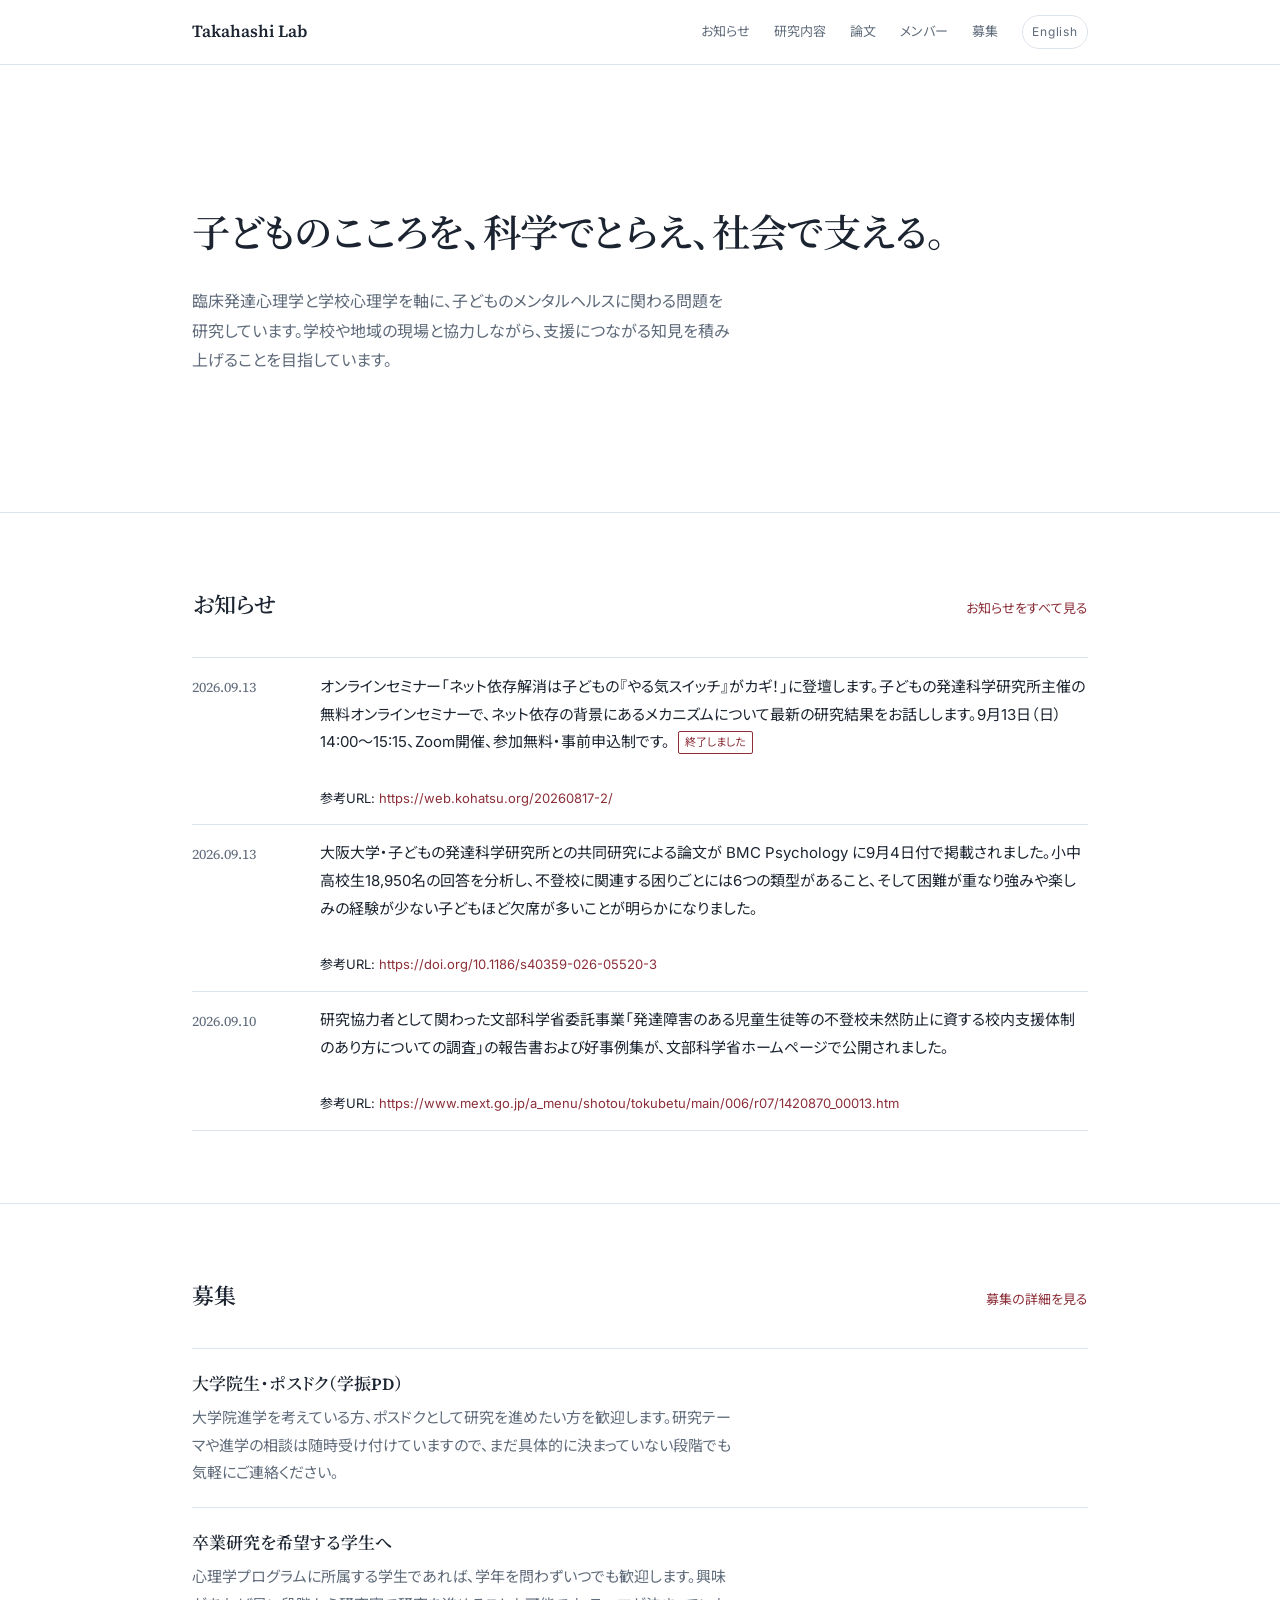
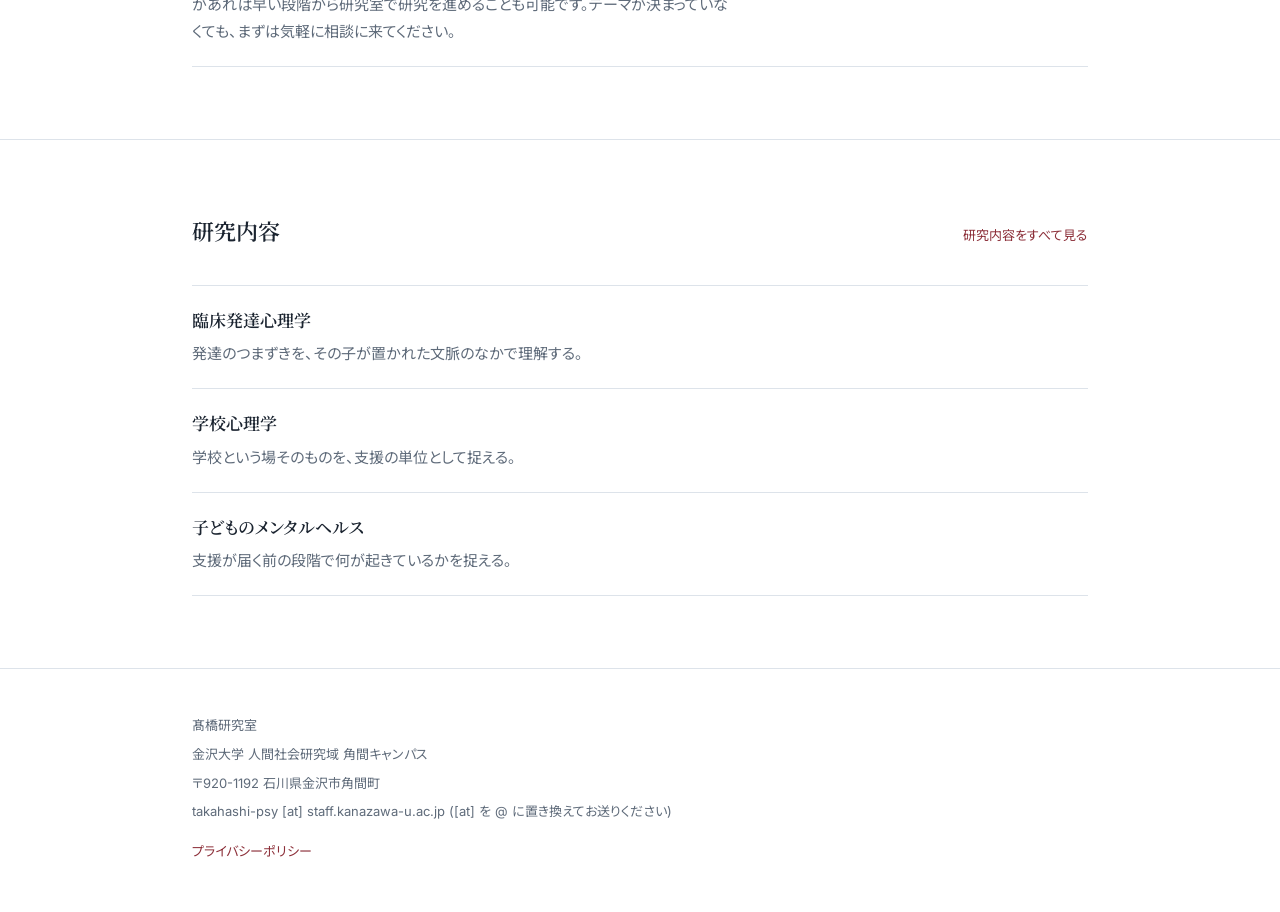
<file: index.html>
<!DOCTYPE html>
<html lang="ja">
<head>
<meta charset="utf-8">
<meta name="viewport" content="width=device-width, initial-scale=1">
<title>髙橋研究室 | 金沢大学</title>
<meta name="description" content="金沢大学 人間社会研究域 髙橋研究室。臨床発達心理学・学校心理学・子どものメンタルヘルス。">
<link rel="preconnect" href="https://fonts.googleapis.com">
<link rel="preconnect" href="https://fonts.gstatic.com" crossorigin>
<link href="https://fonts.googleapis.com/css2?family=Source+Serif+4:opsz,wght@8..60,400;8..60,600&family=Noto+Serif+JP:wght@500;600&family=Inter:wght@400;500&family=Noto+Sans+JP:wght@400;500&display=swap" rel="stylesheet">
<link rel="stylesheet" href="assets/style.css">
</head>
<body data-page="home">
<a class="skip" href="#main">本文へ移動</a>
<main id="main"></main>
<noscript><div class="wrap"><p>このサイトの表示には JavaScript が必要です。</p></div></noscript>
<script src="assets/content.js"></script>
<script src="assets/orcid.js"></script>
<script src="assets/analytics.js"></script>
<script src="assets/site.js"></script>
</body>
</html>
</file>
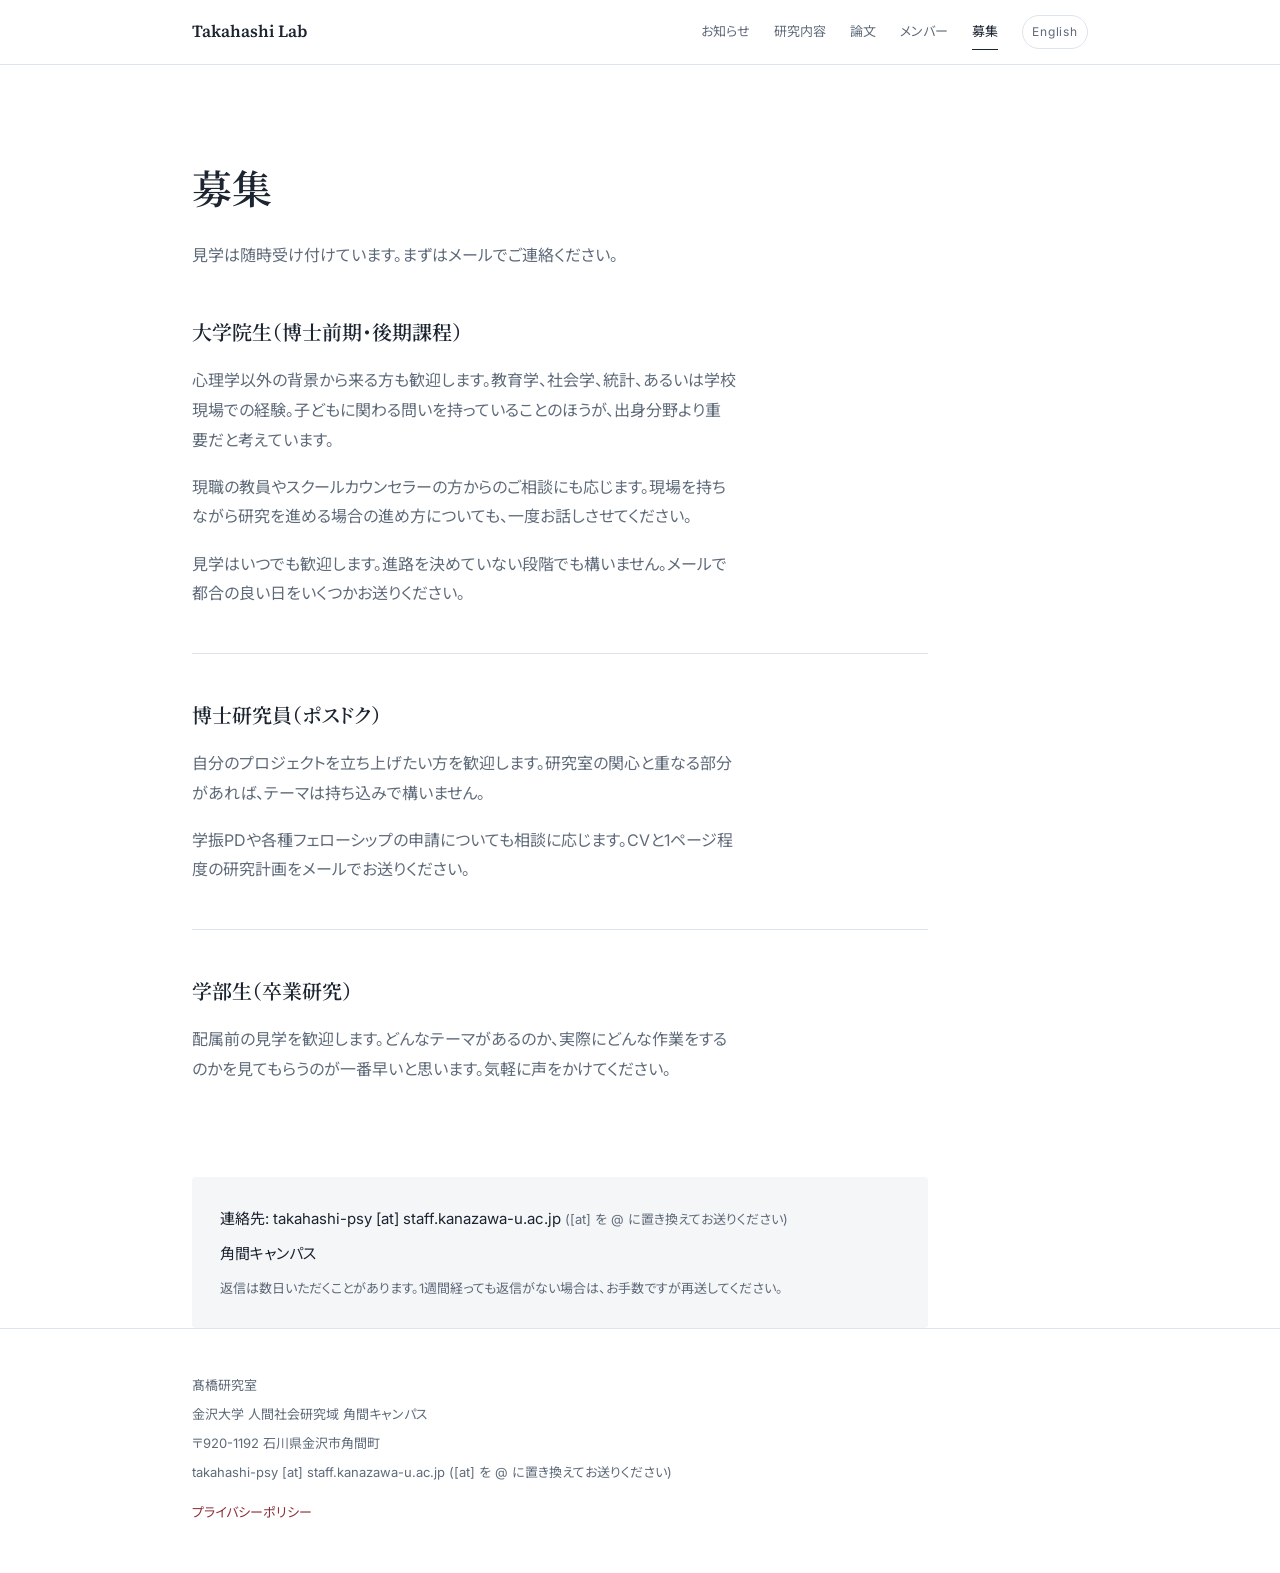
<file: join.html>
<!DOCTYPE html>
<html lang="ja">
<head>
<meta charset="utf-8">
<meta name="viewport" content="width=device-width, initial-scale=1">
<title>髙橋研究室 | 金沢大学</title>
<meta name="description" content="金沢大学 人間社会研究域 髙橋研究室。臨床発達心理学・学校心理学・子どものメンタルヘルス。">
<link rel="preconnect" href="https://fonts.googleapis.com">
<link rel="preconnect" href="https://fonts.gstatic.com" crossorigin>
<link href="https://fonts.googleapis.com/css2?family=Source+Serif+4:opsz,wght@8..60,400;8..60,600&family=Noto+Serif+JP:wght@500;600&family=Inter:wght@400;500&family=Noto+Sans+JP:wght@400;500&display=swap" rel="stylesheet">
<link rel="stylesheet" href="assets/style.css">
</head>
<body data-page="join">
<a class="skip" href="#main">本文へ移動</a>
<main id="main"></main>
<noscript><div class="wrap"><p>このサイトの表示には JavaScript が必要です。</p></div></noscript>
<script src="assets/content.js"></script>
<script src="assets/orcid.js"></script>
<script src="assets/analytics.js"></script>
<script src="assets/site.js"></script>
</body>
</html>
</file>
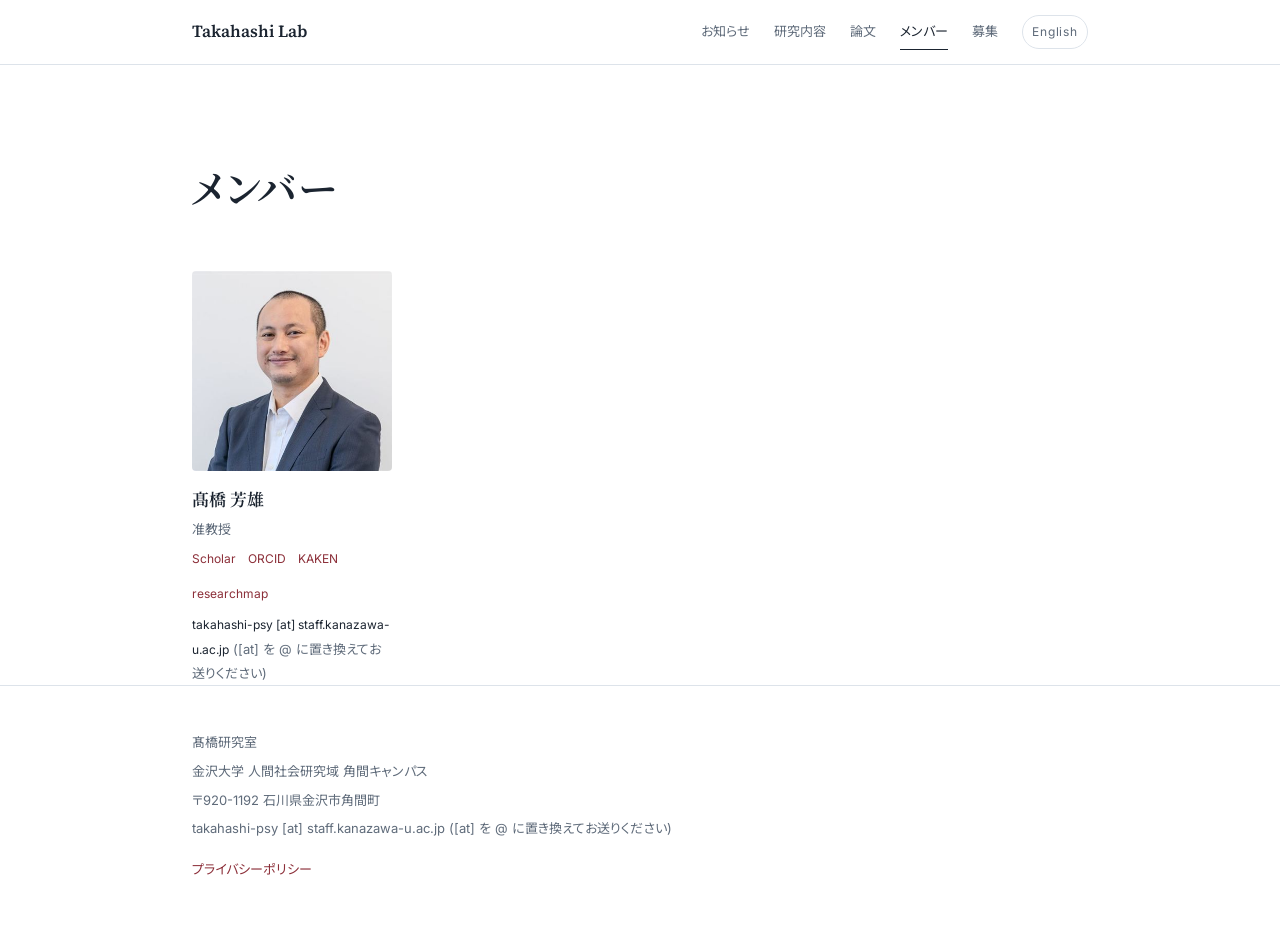
<file: members.html>
<!DOCTYPE html>
<html lang="ja">
<head>
<meta charset="utf-8">
<meta name="viewport" content="width=device-width, initial-scale=1">
<title>髙橋研究室 | 金沢大学</title>
<meta name="description" content="金沢大学 人間社会研究域 髙橋研究室。臨床発達心理学・学校心理学・子どものメンタルヘルス。">
<link rel="preconnect" href="https://fonts.googleapis.com">
<link rel="preconnect" href="https://fonts.gstatic.com" crossorigin>
<link href="https://fonts.googleapis.com/css2?family=Source+Serif+4:opsz,wght@8..60,400;8..60,600&family=Noto+Serif+JP:wght@500;600&family=Inter:wght@400;500&family=Noto+Sans+JP:wght@400;500&display=swap" rel="stylesheet">
<link rel="stylesheet" href="assets/style.css">
</head>
<body data-page="members">
<a class="skip" href="#main">本文へ移動</a>
<main id="main"></main>
<noscript><div class="wrap"><p>このサイトの表示には JavaScript が必要です。</p></div></noscript>
<script src="assets/content.js"></script>
<script src="assets/orcid.js"></script>
<script src="assets/analytics.js"></script>
<script src="assets/site.js"></script>
</body>
</html>
</file>
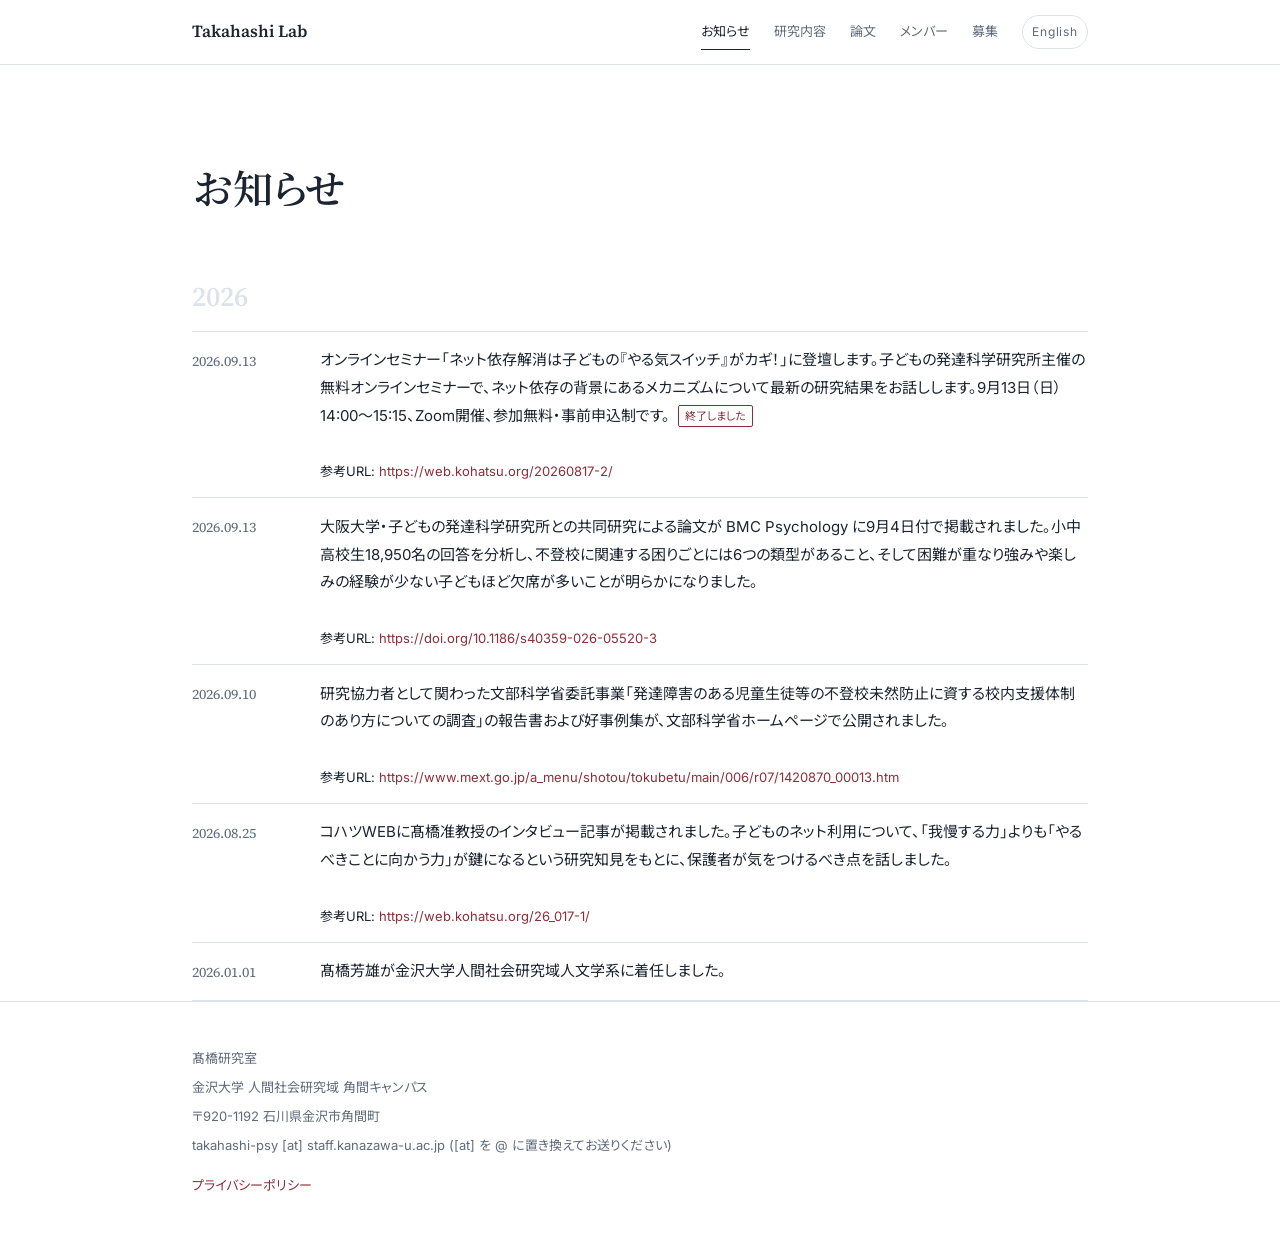
<file: news.html>
<!DOCTYPE html>
<html lang="ja">
<head>
<meta charset="utf-8">
<meta name="viewport" content="width=device-width, initial-scale=1">
<title>髙橋研究室 | 金沢大学</title>
<meta name="description" content="金沢大学 人間社会研究域 髙橋研究室。臨床発達心理学・学校心理学・子どものメンタルヘルス。">
<link rel="preconnect" href="https://fonts.googleapis.com">
<link rel="preconnect" href="https://fonts.gstatic.com" crossorigin>
<link href="https://fonts.googleapis.com/css2?family=Source+Serif+4:opsz,wght@8..60,400;8..60,600&family=Noto+Serif+JP:wght@500;600&family=Inter:wght@400;500&family=Noto+Sans+JP:wght@400;500&display=swap" rel="stylesheet">
<link rel="stylesheet" href="assets/style.css">
</head>
<body data-page="news">
<a class="skip" href="#main">本文へ移動</a>
<main id="main"></main>
<noscript><div class="wrap"><p>このサイトの表示には JavaScript が必要です。</p></div></noscript>
<script src="assets/content.js"></script>
<script src="assets/orcid.js"></script>
<script src="assets/analytics.js"></script>
<script src="assets/site.js"></script>
</body>
</html>
</file>
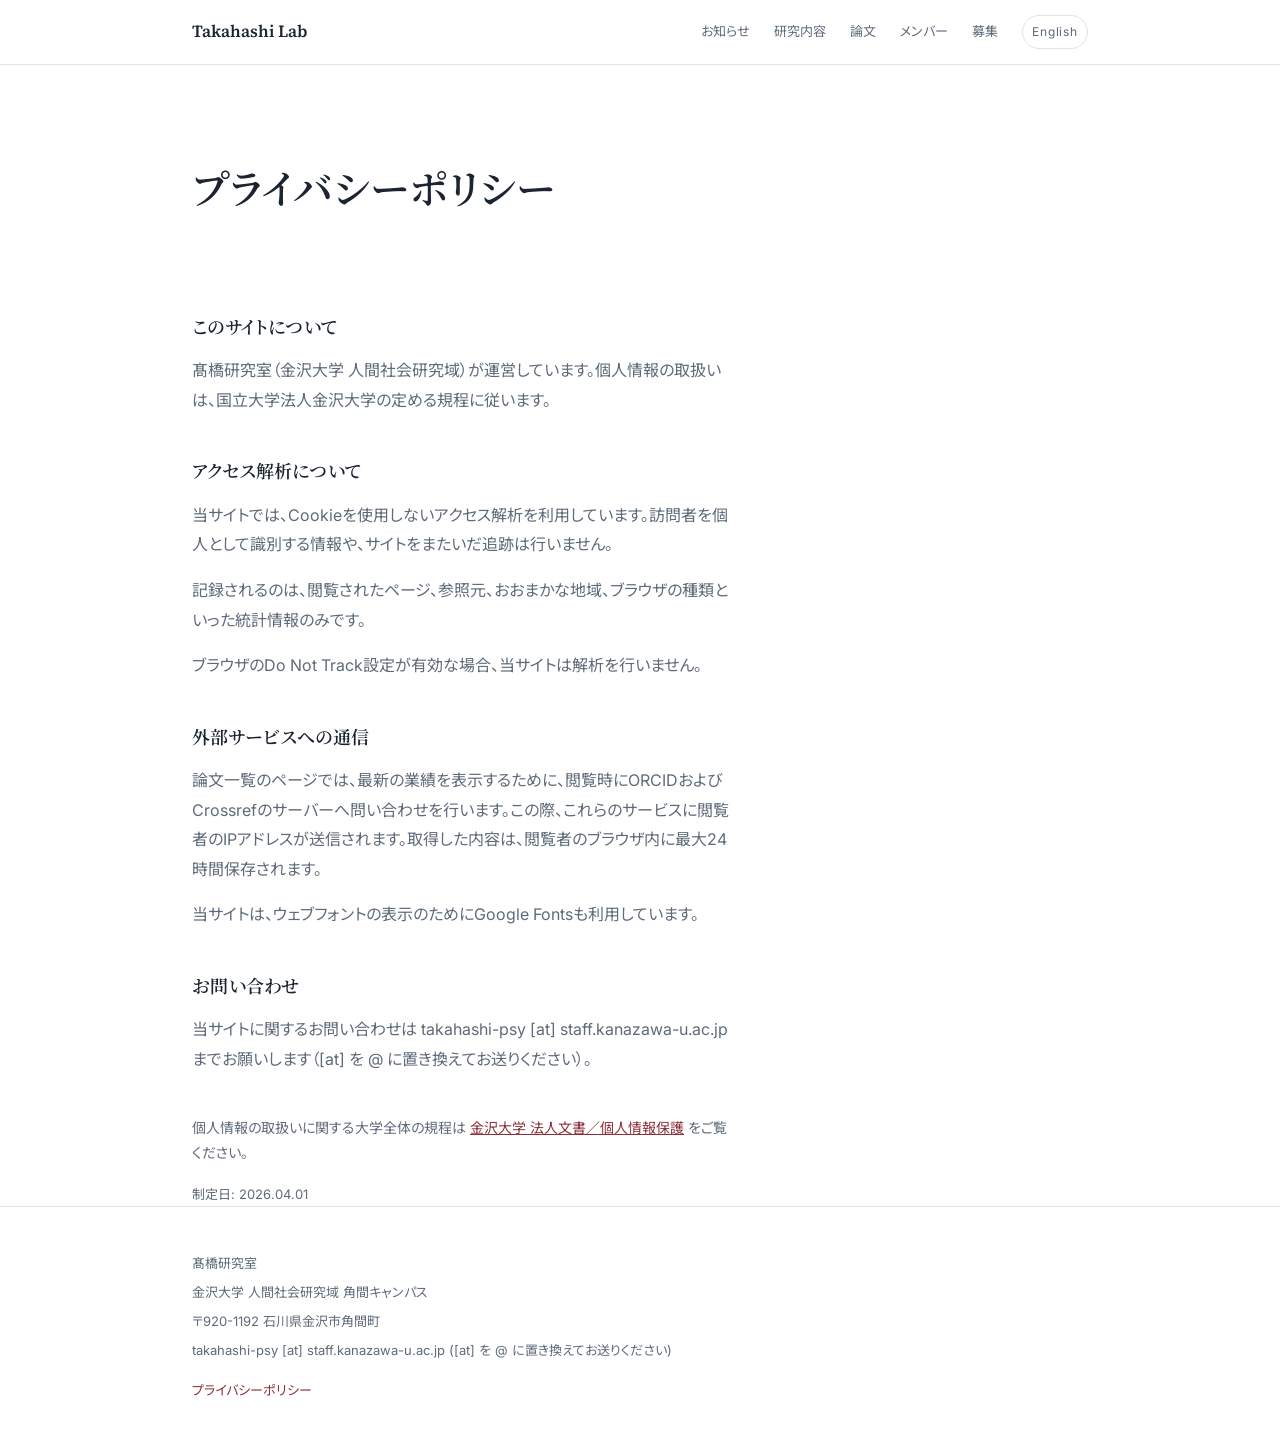
<file: privacy.html>
<!DOCTYPE html>
<html lang="ja">
<head>
<meta charset="utf-8">
<meta name="viewport" content="width=device-width, initial-scale=1">
<title>髙橋研究室 | 金沢大学</title>
<meta name="description" content="金沢大学 人間社会研究域 髙橋研究室。臨床発達心理学・学校心理学・子どものメンタルヘルス。">
<link rel="preconnect" href="https://fonts.googleapis.com">
<link rel="preconnect" href="https://fonts.gstatic.com" crossorigin>
<link href="https://fonts.googleapis.com/css2?family=Source+Serif+4:opsz,wght@8..60,400;8..60,600&family=Noto+Serif+JP:wght@500;600&family=Inter:wght@400;500&family=Noto+Sans+JP:wght@400;500&display=swap" rel="stylesheet">
<link rel="stylesheet" href="assets/style.css">
</head>
<body data-page="privacy">
<a class="skip" href="#main">本文へ移動</a>
<main id="main"></main>
<noscript><div class="wrap"><p>このサイトの表示には JavaScript が必要です。</p></div></noscript>
<script src="assets/content.js"></script>
<script src="assets/orcid.js"></script>
<script src="assets/analytics.js"></script>
<script src="assets/site.js"></script>
</body>
</html>
</file>
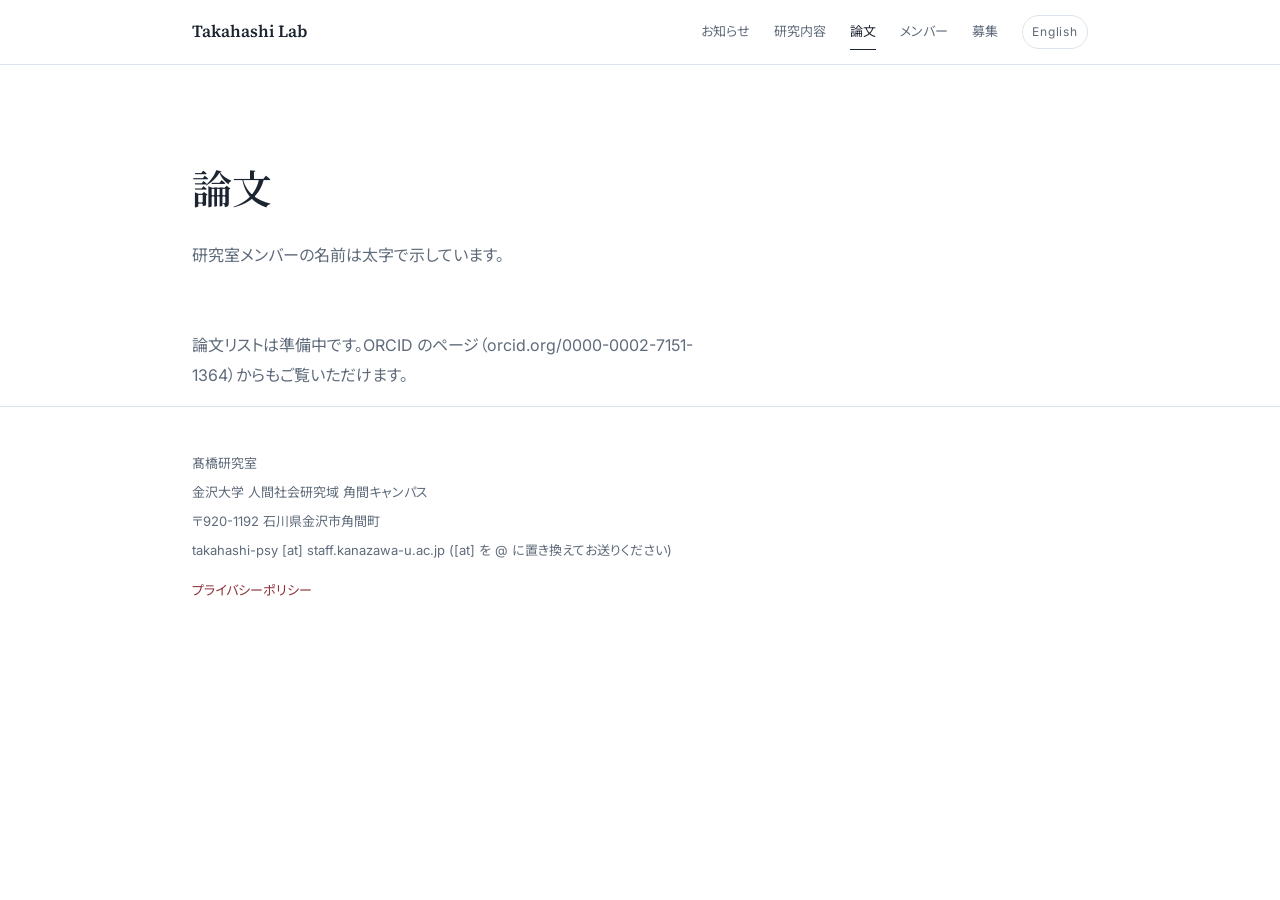
<file: publications.html>
<!DOCTYPE html>
<html lang="ja">
<head>
<meta charset="utf-8">
<meta name="viewport" content="width=device-width, initial-scale=1">
<title>髙橋研究室 | 金沢大学</title>
<meta name="description" content="金沢大学 人間社会研究域 髙橋研究室。臨床発達心理学・学校心理学・子どものメンタルヘルス。">
<link rel="preconnect" href="https://fonts.googleapis.com">
<link rel="preconnect" href="https://fonts.gstatic.com" crossorigin>
<link href="https://fonts.googleapis.com/css2?family=Source+Serif+4:opsz,wght@8..60,400;8..60,600&family=Noto+Serif+JP:wght@500;600&family=Inter:wght@400;500&family=Noto+Sans+JP:wght@400;500&display=swap" rel="stylesheet">
<link rel="stylesheet" href="assets/style.css">
</head>
<body data-page="pubs">
<a class="skip" href="#main">本文へ移動</a>
<main id="main"></main>
<noscript><div class="wrap"><p>このサイトの表示には JavaScript が必要です。</p></div></noscript>
<script src="assets/content.js"></script>
<script src="assets/orcid.js"></script>
<script src="assets/analytics.js"></script>
<script src="assets/site.js"></script>
</body>
</html>
</file>
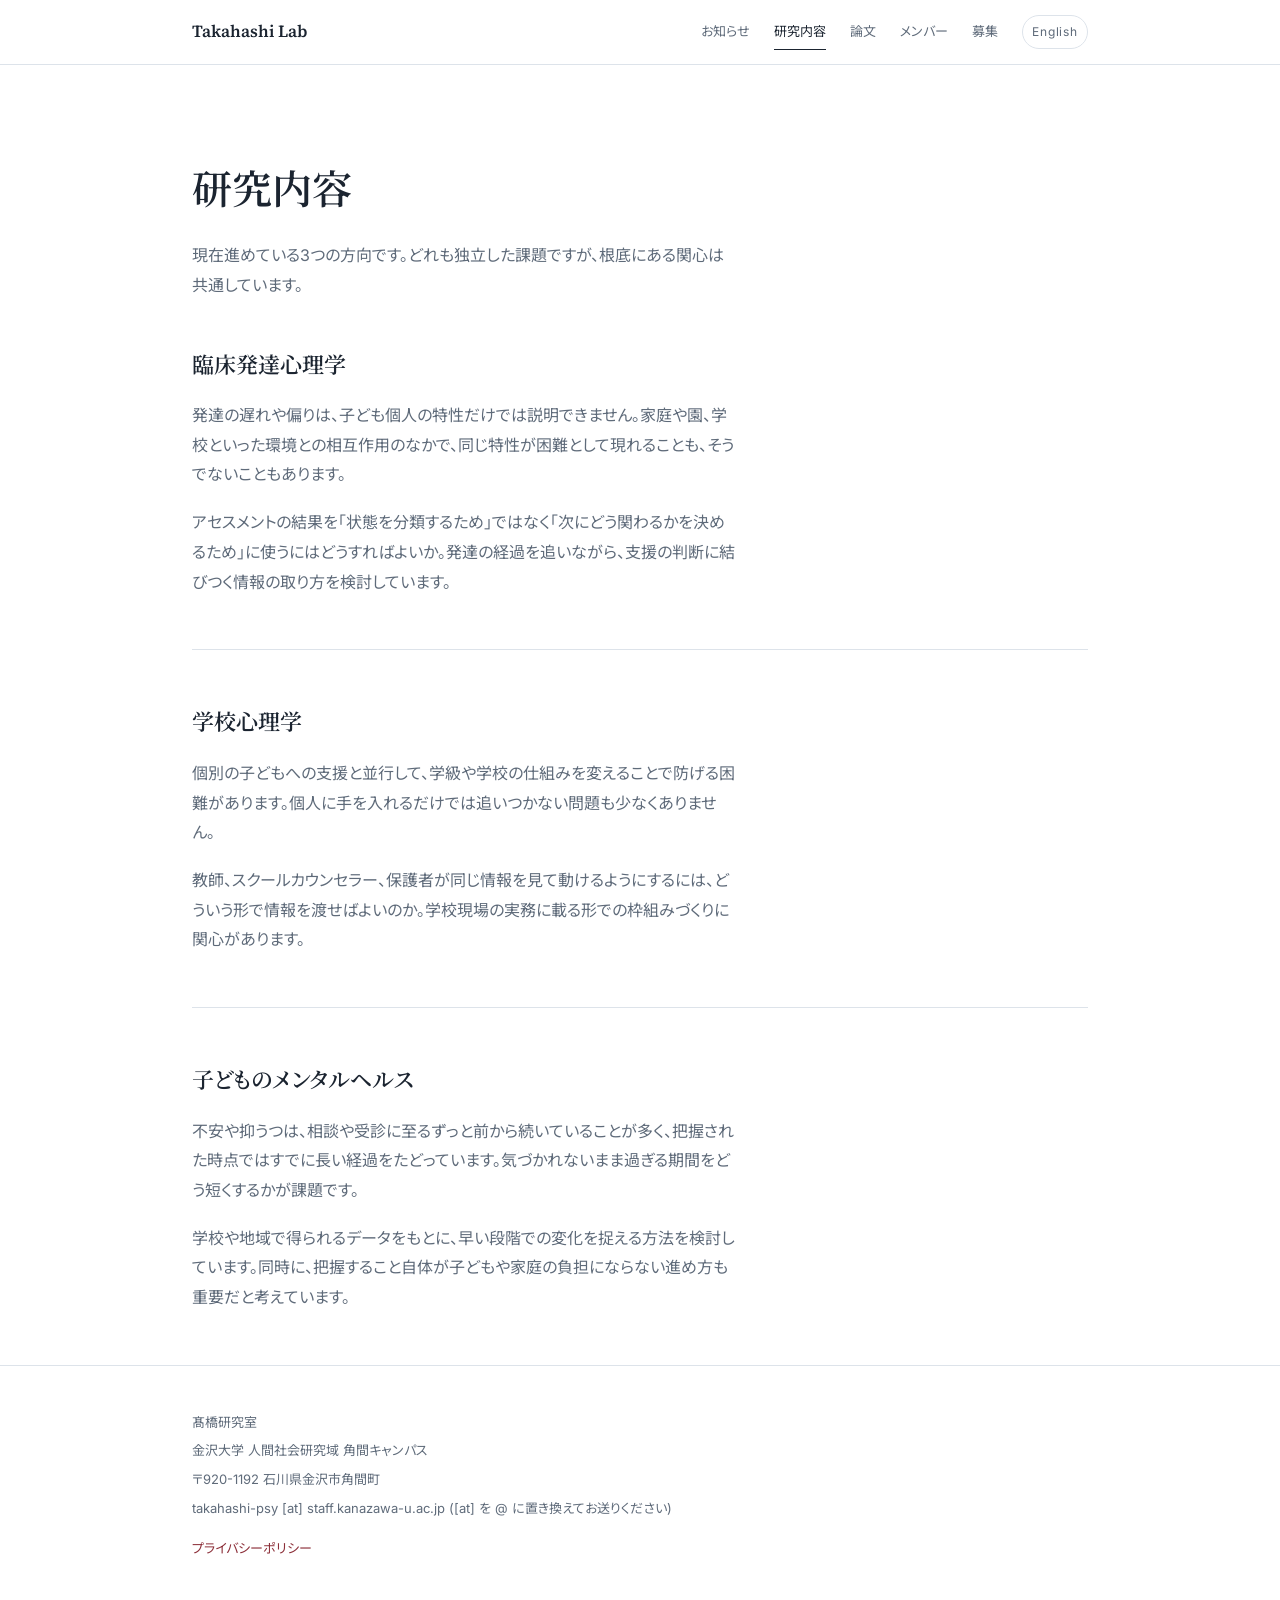
<file: research.html>
<!DOCTYPE html>
<html lang="ja">
<head>
<meta charset="utf-8">
<meta name="viewport" content="width=device-width, initial-scale=1">
<title>髙橋研究室 | 金沢大学</title>
<meta name="description" content="金沢大学 人間社会研究域 髙橋研究室。臨床発達心理学・学校心理学・子どものメンタルヘルス。">
<link rel="preconnect" href="https://fonts.googleapis.com">
<link rel="preconnect" href="https://fonts.gstatic.com" crossorigin>
<link href="https://fonts.googleapis.com/css2?family=Source+Serif+4:opsz,wght@8..60,400;8..60,600&family=Noto+Serif+JP:wght@500;600&family=Inter:wght@400;500&family=Noto+Sans+JP:wght@400;500&display=swap" rel="stylesheet">
<link rel="stylesheet" href="assets/style.css">
</head>
<body data-page="research">
<a class="skip" href="#main">本文へ移動</a>
<main id="main"></main>
<noscript><div class="wrap"><p>このサイトの表示には JavaScript が必要です。</p></div></noscript>
<script src="assets/content.js"></script>
<script src="assets/orcid.js"></script>
<script src="assets/analytics.js"></script>
<script src="assets/site.js"></script>
</body>
</html>
</file>
<file: assets/style.css>
/* ==========================================================================
   デザイン。通常は編集不要です。
   色を変えたいときは、下の --accent の値だけ変えてください。
   ネイビー #23395B / 深緑 #2C4A3E / 藍 #1F3A63 などが同じトーンで置き換わります。
   ========================================================================== */

:root{
  --paper:#fff;
  --surface:#f4f6f8;
  --ink:#1b2430;
  --muted:#5f6b7a;
  --rule:#dde3ea;
  --accent:#8c2f39;
  --accent-deep:#6f242c;

  --serif:"Source Serif 4","Noto Serif JP",Georgia,"Yu Mincho",serif;
  --sans:"Inter","Noto Sans JP",-apple-system,"Hiragino Kaku Gothic ProN",sans-serif;

  --measure:34rem;
  --gutter:clamp(1.25rem,5vw,4rem);
}

*,*::before,*::after{box-sizing:border-box}
html{-webkit-text-size-adjust:100%}
@media (prefers-reduced-motion:reduce){*{animation-duration:.01ms!important;transition-duration:.01ms!important}}

body{
  margin:0;background:var(--paper);color:var(--ink);
  font-family:var(--sans);font-size:1rem;line-height:1.85;
  font-feature-settings:"palt" 1;
}
a{color:inherit}
:focus-visible{outline:2px solid var(--accent);outline-offset:3px;border-radius:2px}
.wrap{max-width:64rem;margin:0 auto;padding-inline:var(--gutter)}

.skip{position:absolute;left:-9999px}
.skip:focus{left:1rem;top:1rem;background:#fff;padding:.6rem 1rem;z-index:100;border:1px solid var(--ink)}

/* ---------- header ---------- */
.site-head{
  position:sticky;top:0;z-index:50;background:rgba(255,255,255,.93);
  backdrop-filter:saturate(180%) blur(12px);border-bottom:1px solid var(--rule);
}
.head-inner{display:flex;align-items:center;gap:1.5rem;height:4rem}
.wordmark{font-family:var(--serif);font-size:1.0625rem;font-weight:600;text-decoration:none;white-space:nowrap}
.site-nav{margin-left:auto;display:flex;gap:1.5rem}
.site-nav a{
  font-size:.8125rem;color:var(--muted);text-decoration:none;
  padding-block:.35rem;border-bottom:1px solid transparent;transition:color .15s,border-color .15s;
}
.site-nav a:hover{color:var(--ink);border-bottom-color:var(--accent)}
.site-nav a[aria-current="page"]{color:var(--ink);border-bottom-color:var(--ink)}
.lang{
  border:1px solid var(--rule);background:none;color:var(--muted);font:inherit;
  font-size:.75rem;letter-spacing:.06em;padding:.3rem .6rem;border-radius:999px;cursor:pointer;transition:.15s;
}
.lang:hover{border-color:var(--ink);color:var(--ink)}
@media(max-width:52rem){
  .head-inner{height:auto;flex-wrap:wrap;padding-block:.75rem;gap:.75rem 1rem}
  .site-nav{order:3;width:100%;margin-left:0;gap:1.1rem;overflow-x:auto;padding-bottom:.15rem}
  .lang{margin-left:auto}
}

/* ---------- home hero ---------- */
.hero{padding-block:clamp(4.5rem,13vw,9rem) clamp(3.5rem,8vw,6rem)}
.hero h1{
  font-family:var(--serif);font-weight:600;font-size:clamp(2rem,3.8vw,2.4rem);
  line-height:1.3;letter-spacing:-.01em;margin:0 0 1.75rem;
}
.hero p{max-width:var(--measure);color:var(--muted);margin:0 0 2.5rem}

/* ---------- sub-page header ---------- */
.page-head{padding-block:clamp(3rem,9vw,5.5rem) clamp(1.75rem,4vw,2.75rem)}
.page-head h1{font-family:var(--serif);font-weight:600;font-size:clamp(1.75rem,4vw,2.5rem);margin:0}
.page-head p{margin:.9rem 0 0;color:var(--muted);max-width:var(--measure)}

/* ---------- blocks ---------- */
.block{padding-block:clamp(3rem,7vw,4.5rem);border-top:1px solid var(--rule)}
.block-head{display:flex;align-items:baseline;gap:1.5rem;margin-bottom:2rem}
.block-head h2{font-family:var(--serif);font-weight:600;font-size:1.375rem;margin:0}
.more{margin-left:auto;font-size:.8125rem;color:var(--accent);text-decoration:none;
  border-bottom:1px solid transparent;white-space:nowrap}
.more:hover{border-bottom-color:var(--accent)}

/* ---------- project teasers (home) ---------- */
.teasers{display:grid;gap:0}
.teaser{display:block;text-decoration:none;padding-block:1.25rem;border-top:1px solid var(--rule)}
.teaser:last-child{border-bottom:1px solid var(--rule)}
.teaser h3{font-family:var(--serif);font-weight:600;font-size:1.0625rem;margin:0 0 .2rem;transition:color .15s}
.teaser:hover h3{color:var(--accent)}
.teaser p{margin:0;font-size:.9375rem;color:var(--muted);max-width:var(--measure)}

/* ---------- news ---------- */
.news-list{list-style:none;margin:0;padding:0}
.news-list li{display:grid;grid-template-columns:6.5rem 1fr;gap:1.5rem;
  padding-block:.9rem;border-top:1px solid var(--rule)}
.news-list li:last-child{border-bottom:1px solid var(--rule)}
.news-date{font-family:var(--serif);font-size:.875rem;color:var(--muted);
  font-variant-numeric:tabular-nums;padding-top:.15rem}
.news-list p{margin:0;font-size:.9375rem}
.news-list .news-url{grid-column:2;margin-top:.35rem;font-size:.8125rem}
.news-url a{color:var(--accent);text-decoration:none;border-bottom:1px solid transparent;word-break:break-all}
.news-url a:hover{border-bottom-color:var(--accent)}
@media(max-width:38rem){.news-list li{grid-template-columns:1fr;gap:.15rem}.news-list .news-url{grid-column:1}}

.year-head{font-family:var(--serif);font-size:1.75rem;color:var(--rule);
  font-weight:600;margin:2.75rem 0 .5rem}
.year-head:first-child{margin-top:0}

/* ---------- research page ---------- */
.projects{display:grid;gap:0}
.project{padding-block:clamp(2.25rem,5vw,3.25rem);border-top:1px solid var(--rule)}
.project:first-child{border-top:none;padding-top:0}
.project h2{font-family:var(--serif);font-weight:600;font-size:1.375rem;margin:0 0 1rem}
.project p{margin:0 0 1.15rem;max-width:var(--measure);color:var(--muted)}
.project p:last-child{margin-bottom:0}
.project img{max-width:100%;height:auto;border-radius:4px;margin:1.5rem 0 0;display:block}

/* ---------- publications ---------- */
.pub{padding-block:1.15rem;border-top:1px solid var(--rule);max-width:46rem}
.pub-title{font-family:var(--serif);font-size:1.0625rem;line-height:1.55;margin:0 0 .3rem}
.pub-meta{font-size:.875rem;color:var(--muted);margin:0;line-height:1.7}
.pub-meta em{font-style:normal;color:var(--ink)}
.pub-meta b{font-weight:500;color:var(--ink)}
/* バッジ全般（プレプリント表示、イベント開催状況など）で共通利用 */
.tag{display:inline-block;font-size:.6875rem;color:var(--accent);
  border:1px solid var(--accent);border-radius:2px;padding:0 .4rem;margin-left:.5rem;vertical-align:.08em}
.pub-links{display:flex;gap:1rem;margin-top:.4rem;font-size:.8125rem}
.pub-links a{color:var(--accent);text-decoration:none;border-bottom:1px solid transparent}
.pub-links a:hover{border-bottom-color:var(--accent)}

/* ---------- members ---------- */
.members{display:grid;gap:2.75rem 2rem;grid-template-columns:repeat(auto-fill,minmax(11rem,1fr))}
.avatar{
  width:100%;aspect-ratio:1;border-radius:4px;object-fit:cover;background:var(--surface);
  display:flex;align-items:center;justify-content:center;
  font-family:var(--serif);font-size:2rem;color:var(--rule);margin-bottom:.9rem;
}
.member-name{font-family:var(--serif);font-size:1.0625rem;font-weight:600;margin:0}
.member-role{font-size:.8125rem;color:var(--muted);margin:.15rem 0 .5rem;line-height:1.6}
.member-bio{font-size:.8125rem;color:var(--muted);margin:0 0 .5rem;line-height:1.75}
.member-links{display:flex;flex-wrap:wrap;gap:.75rem;font-size:.75rem}
.member-links a{color:var(--accent);text-decoration:none;border-bottom:1px solid transparent}
.member-links a:hover{border-bottom-color:var(--accent)}
.member-email{font-size:.75rem;margin:.5rem 0 0}

.alumni-list{list-style:none;margin:0;padding:0;max-width:46rem}
.alumni-list li{display:grid;grid-template-columns:4.5rem 1fr;gap:1.5rem;
  padding-block:.85rem;border-top:1px solid var(--rule);font-size:.9375rem}
.alumni-list li:last-child{border-bottom:1px solid var(--rule)}
.alumni-year{font-family:var(--serif);color:var(--muted);font-variant-numeric:tabular-nums}
.alumni-list span.next{color:var(--muted)}

/* ---------- join ---------- */
.positions{display:grid;gap:0;max-width:46rem}
.position{padding-block:clamp(2rem,4vw,2.75rem);border-top:1px solid var(--rule)}
.position:first-child{border-top:none;padding-top:0}
.position h2{font-family:var(--serif);font-weight:600;font-size:1.25rem;margin:0 0 .9rem}
.position p{margin:0 0 1.1rem;color:var(--muted);max-width:var(--measure)}
.position p:last-child{margin-bottom:0}

.contact-box{margin-top:3rem;padding:1.75rem;background:var(--surface);border-radius:4px;max-width:46rem}
.contact-box p{margin:0 0 .5rem;font-size:.9375rem}
.contact-box p:last-child{margin-bottom:0;font-size:.8125rem;color:var(--muted)}
.contact-box a{color:var(--accent);text-decoration:none}

/* メールアドレス併記の注記（スパム収集対策で mailto を使わない箇所） */
.email-note{color:var(--muted);font-size:.8125rem}

/* ---------- footer ---------- */
.site-foot{padding-block:2.75rem;font-size:.8125rem;color:var(--muted);border-top:1px solid var(--rule)}
.site-foot p{margin:0 0 .3rem}
.site-foot a{color:var(--accent);text-decoration:none}

/* ---------- error / empty ---------- */
.oops{max-width:46rem;padding:1.5rem;border:1px solid var(--accent);border-radius:4px;color:var(--accent)}
.oops code{font-size:.8125rem;word-break:break-all}
</file>
